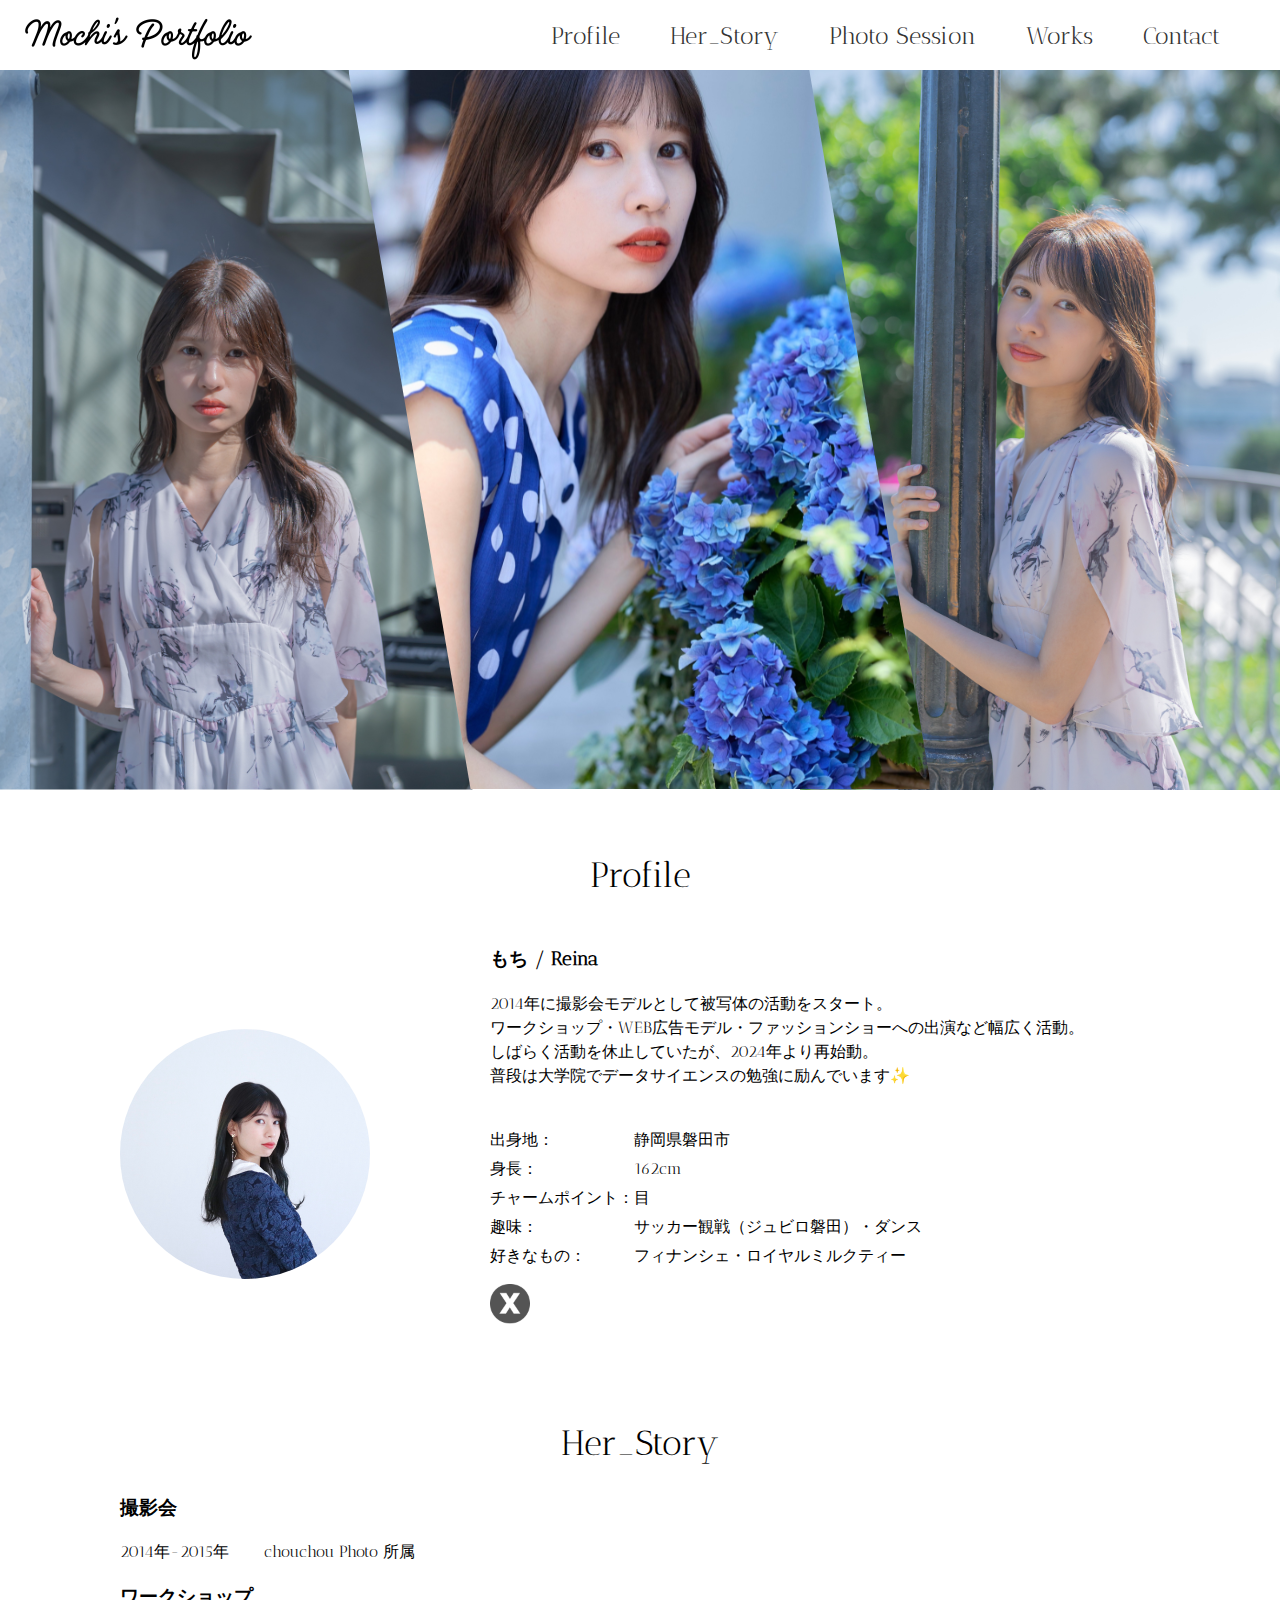
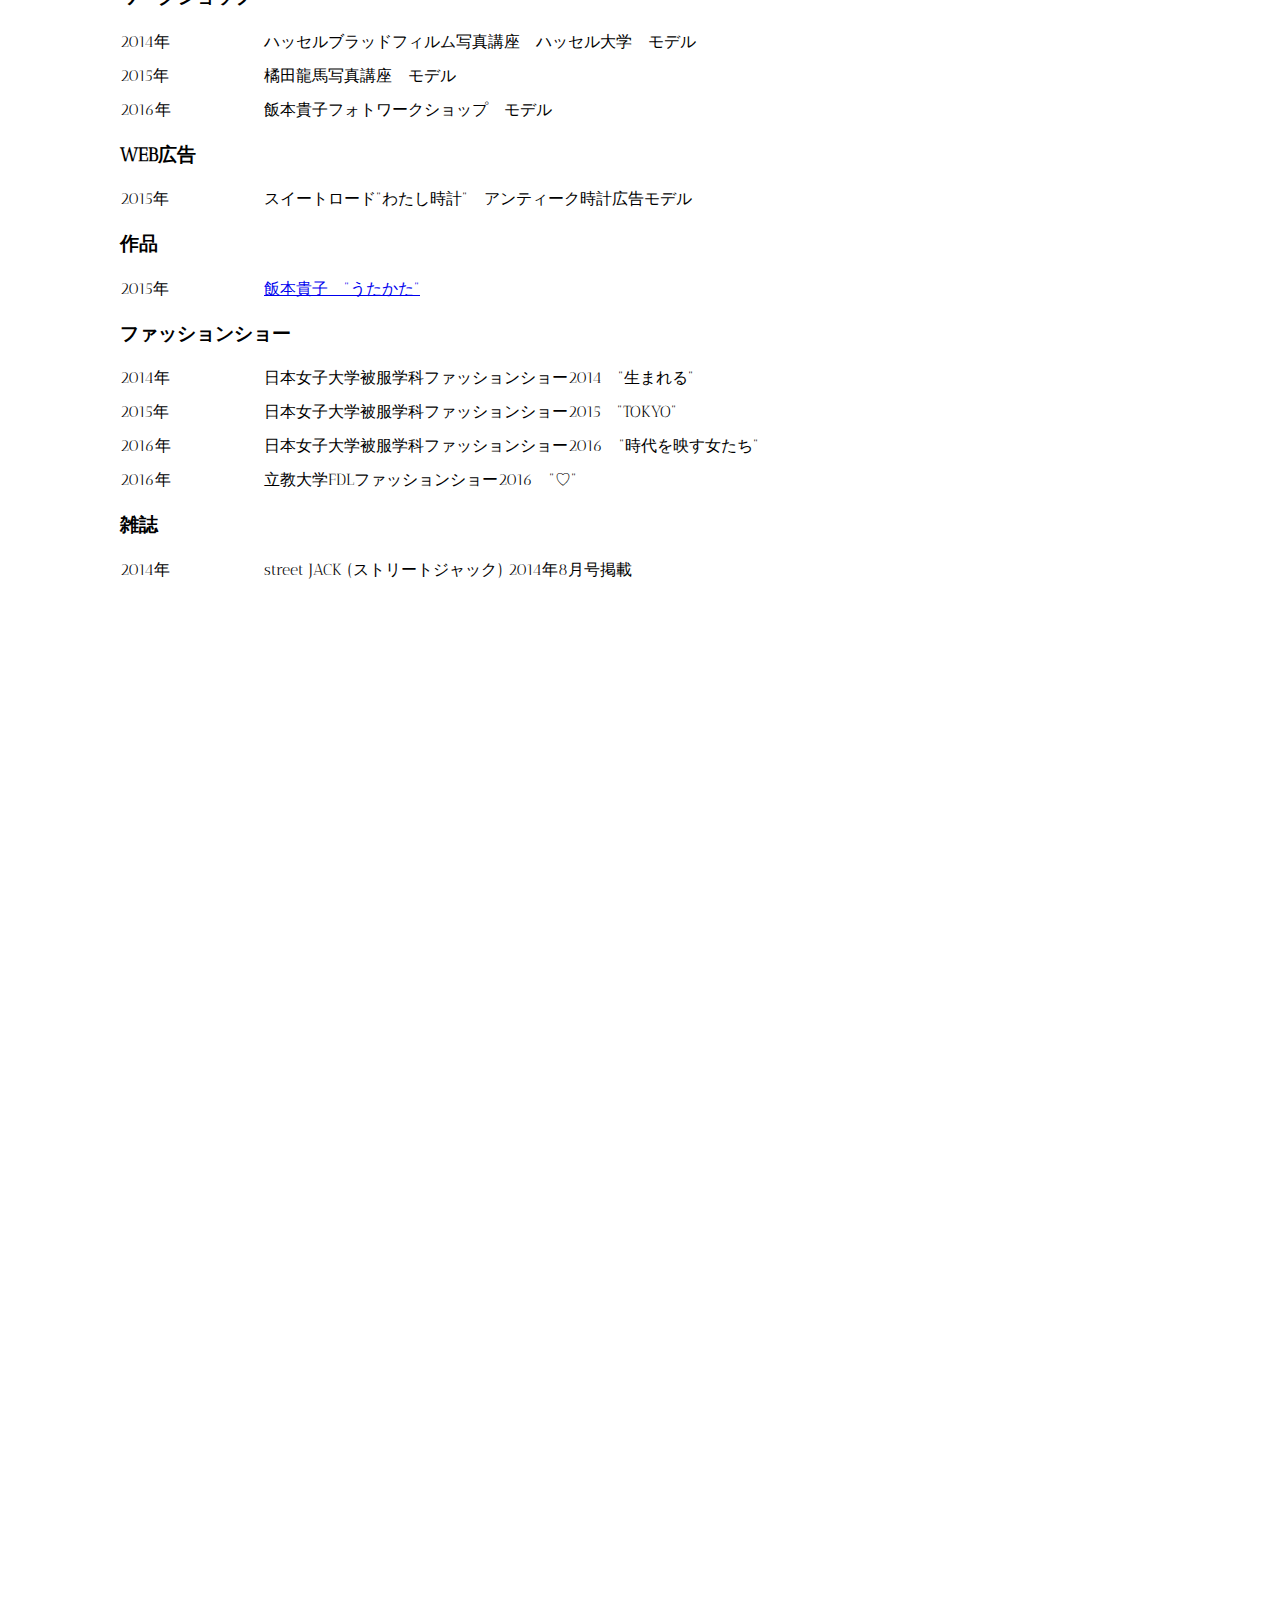
<file: index.html>
<!DOCTYPE html>
<html lang="ja">
<head>
  <meta charset="UTF-8">
  <meta name="viewport" content="width=device-width, initial-scale=1.0">
  <link rel="stylesheet" href="styles.css">
  <link rel="preconnect" href="https://fonts.googleapis.com">
  <link rel="preconnect" href="https://fonts.gstatic.com" crossorigin>
  <link href="https://fonts.googleapis.com/css2?family=Antic+Didone&display=swap" rel="stylesheet">
  <title>Mochi's 22 Portfolio</title>
</head>
<body>
  
  <script src="script.js"></script>

  <header>
    <img src="01_image/01_logo.png" alt="Logo" id="logo">
    <nav>
      <a href="#profile" class="english-text">Profile</a>
      <a href="#history" class="english-text">Her_Story</a>
      <a href="#photosession" class="english-text">Photo Session</a>
      <a href="#work" class="english-text">Works</a>
      <a href="#contact" class="english-text">Contact</a>
    </nav>
  </header>

  <img src="01_image/00_top.png" alt="Header Image" id="header-image">

  <section id="top">
   
  </section>

  <section id="profile" class="profile fade-in">
    <h2 class="english-text">Profile</h2>
    <div class="profile-content">
      <img src="01_image/02_profile.png" alt="Profile Image" class="profile-image">
      <div class="profile-text">
        <h3 class="japanese-text">もち / Reina</h3>
        <p class="japanese-text">2014年に撮影会モデルとして被写体の活動をスタート。<br>
          ワークショップ・WEB広告モデル・ファッションショーへの出演など幅広く活動。<br>
          しばらく活動を休止していたが、2024年より再始動。<br>
          普段は大学院でデータサイエンスの勉強に励んでいます✨<br><br></p>
          <li class="japanese-text"><span class = span>出身地：</span>静岡県磐田市</li>
          <li class="japanese-text"><span class = span>身長：</span>162cm</li>
          <li class="japanese-text"><span class = span>チャームポイント：</span>目</li>
          <li class="japanese-text"><span class = span>趣味：</span>サッカー観戦（ジュビロ磐田）・ダンス</li>
          <li class="japanese-text"><span class = span>好きなもの：</span>フィナンシェ・ロイヤルミルクティー</li>
        <ul class="sns-icons">
         <li><a href="https://twitter.com/mochi_photo_22"><img src="01_image/03_x.png" alt="X"></a></li>
        </ul>
      </div>
    </div>
  </section>

  <section id="history" class="history fade-in">
    <h2 class="english-text">Her_Story</h2>
    <ul class="japanese-text">
      <h3 class="japanese-text">撮影会</h3>
      <li><span class = span>2014年-2015年</span>chouchou Photo 所属</li>
      <h3 class="japanese-text">ワークショップ</h3>
      <li><span class = span>2014年</span>ハッセルブラッドフィルム写真講座　ハッセル大学　モデル</li>
      <li><span class = span>2015年</span>橘田龍馬写真講座　モデル</li>
      <li><span class = span>2016年</span>飯本貴子フォトワークショップ　モデル</li>
      <h3 class="japanese-text">WEB広告</h3>
      <li><span class = span>2015年</span>スイートロード"わたし時計"　アンティーク時計広告モデル</li>
      <h3 class="japanese-text">作品</h3>
      <li><span class = span>2015年</span><a href="https://note.com/tako_iimoto/n/n1e7aea250109">飯本貴子　"うたかた"</a></li>
      <h3 class="japanese-text">ファッションショー</h3>
      <li><span class = span>2014年</span>日本女子大学被服学科ファッションショー2014　"生まれる"</li>
      <li><span class = span>2015年</span>日本女子大学被服学科ファッションショー2015　"TOKYO"</li>
      <li><span class = span>2016年</span>日本女子大学被服学科ファッションショー2016　"時代を映す女たち"</li>
      <li><span class = span>2016年</span>立教大学FDLファッションショー2016　"♡"</li>
      <h3 class="japanese-text">雑誌</h3>
      <li><span class = span>2014年</span>street JACK (ストリートジャック) 2014年8月号掲載</li>
    </ul>
  </section>

  <section id="photosession" class="skills fade-in">
    <h2 class="english-text">Photo Session</h2>
    <div class="skill-container">
     <div class="skill-box">
      <h3 class="japanese-text">随時募集 [女性限定]</h3>
      <ul class="japanese-text">
        <li>屋外私服ポートレートです。</li>
        <li>撮影していただける女性写真家さんを随時募集しています◎</li>
        <li>ご希望の場合はスタジオ撮影も承りますが、</li>
        <li>費用については写真家さん側でご負担願います。</li>
        <li>---------------------------------------------------</li>
        <li><span class="span">応募方法：</span>XのリプライorDMからご連絡ください</li>
        <li><span class="span">費用：</span>双方無償</li>
        <li><span class="span">SNS掲載：</span>OK</li>
        <li><span class="span">場所：</span>東京近郊でご希望の場所</li>
        <li>---------------------------------------------------</li>
        </li>
      </ul>
     </div>
  
     <div class="skill-box">
      <h3 class="japanese-text">不定期募集</h3>
      <ul class="japanese-text">
        <li>Xにて不定期で撮影していただける方を募集します。</li>
        <li>こちらは男女問いません。</li>
        <li>屋外私服ポートレートのみになります。</li>
        <li>※募集投稿をしたタイミングのみの受付です。</li>
        <li>---------------------------------------------------</li>
        <li><span class="span">応募方法：</span>XのリプライorDMからご連絡ください</li>
        <li><span class="span">費用：</span>双方無償 ※今後変更となる可能性あり</li>
        <li><span class="span">SNS掲載：</span>OK</li>
        <li><span class="span">場所：</span>東京近郊でモデルが指定します</li>
        <li>---------------------------------------------------</li>
        </li>
      </ul>
     </div>
     
    </div>
    <ul class="japanese-text">
      <h3 class="japanese-text">規約 ※必ずご確認ください。</h3>
      <li>過度な露出の衣装の依頼や、接写、ローアングルでの撮影はご遠慮ください。<br></li>
      <li>ルール違反が見受けられる場合は、次回以降ご依頼をお受けいたしません。<br></li>
      <li>撮影した写真の公開については、SNS等の無料サイトのみといたします。<br></li>
      <li>写真展への出展や雑誌投稿等については、事前にモデルまでご連絡ください。<br></li>
      <li>撮影して頂いた写真はモデルのSNSやこちらのポートフォリオへ掲載いたします。<br></li>
    </ul>
  </section>

  <section id="work" class="work fade-in">
    <h2 class="english-text">Works</h2>
    <div class="work-container">
      <div class="work-item">
        <li><a href="02_work/work_01.html"><img src="02_work/01/01.JPG" alt="Story#1"></a></li>
        <h3 class="english-text">Story#1 Re:Start</h3>
        <p class="japanese-text">#室内ポートレート #再始動 #202403</p>
      </div>
      <div class="work-item">
        <li><a href="02_work/work_02.html"><img src="02_work/02/01.jpg" alt="Story#2"></a></li>
        <h3 class="english-text">Story#2 Daikanyama</h3>
        <p class="japanese-text">#街歩きポートレート #代官山 #Elegant #202405</br></p>
      </div>
      <div class="work-item">
        <li><a href="02_work/work_03.html"><img src="02_work/03/01.jpg" alt="Story#3"></a></li>
        <h3 class="english-text">Story#3 Omotesando</h3>
        <p class="japanese-text">#街歩きポートレート #表参道 #Retro #202405</br></p>
      </div>
    </div>
  </section>

  <section id="contact" class="contact fade-in">
    <h2 class="english-text">Contact</h2>
    <p class="japanese-text">サロンモデル・被写体・WEB広告モデルなどのご依頼は、XのDMからお願いいたします◎
    </a></p>
    <ul class="dm-icons">
      <li><a href="https://twitter.com/mochi_photo_22"><img src="01_image\05_mail.png" alt="X"></a></li>
    </ul>
  </section>

  <div id="topBtn">
    <img src="01_image/06_backtotop.png" alt="Top Button">
  </div>

  <html id="top">
  
</body>
</html>
</file>
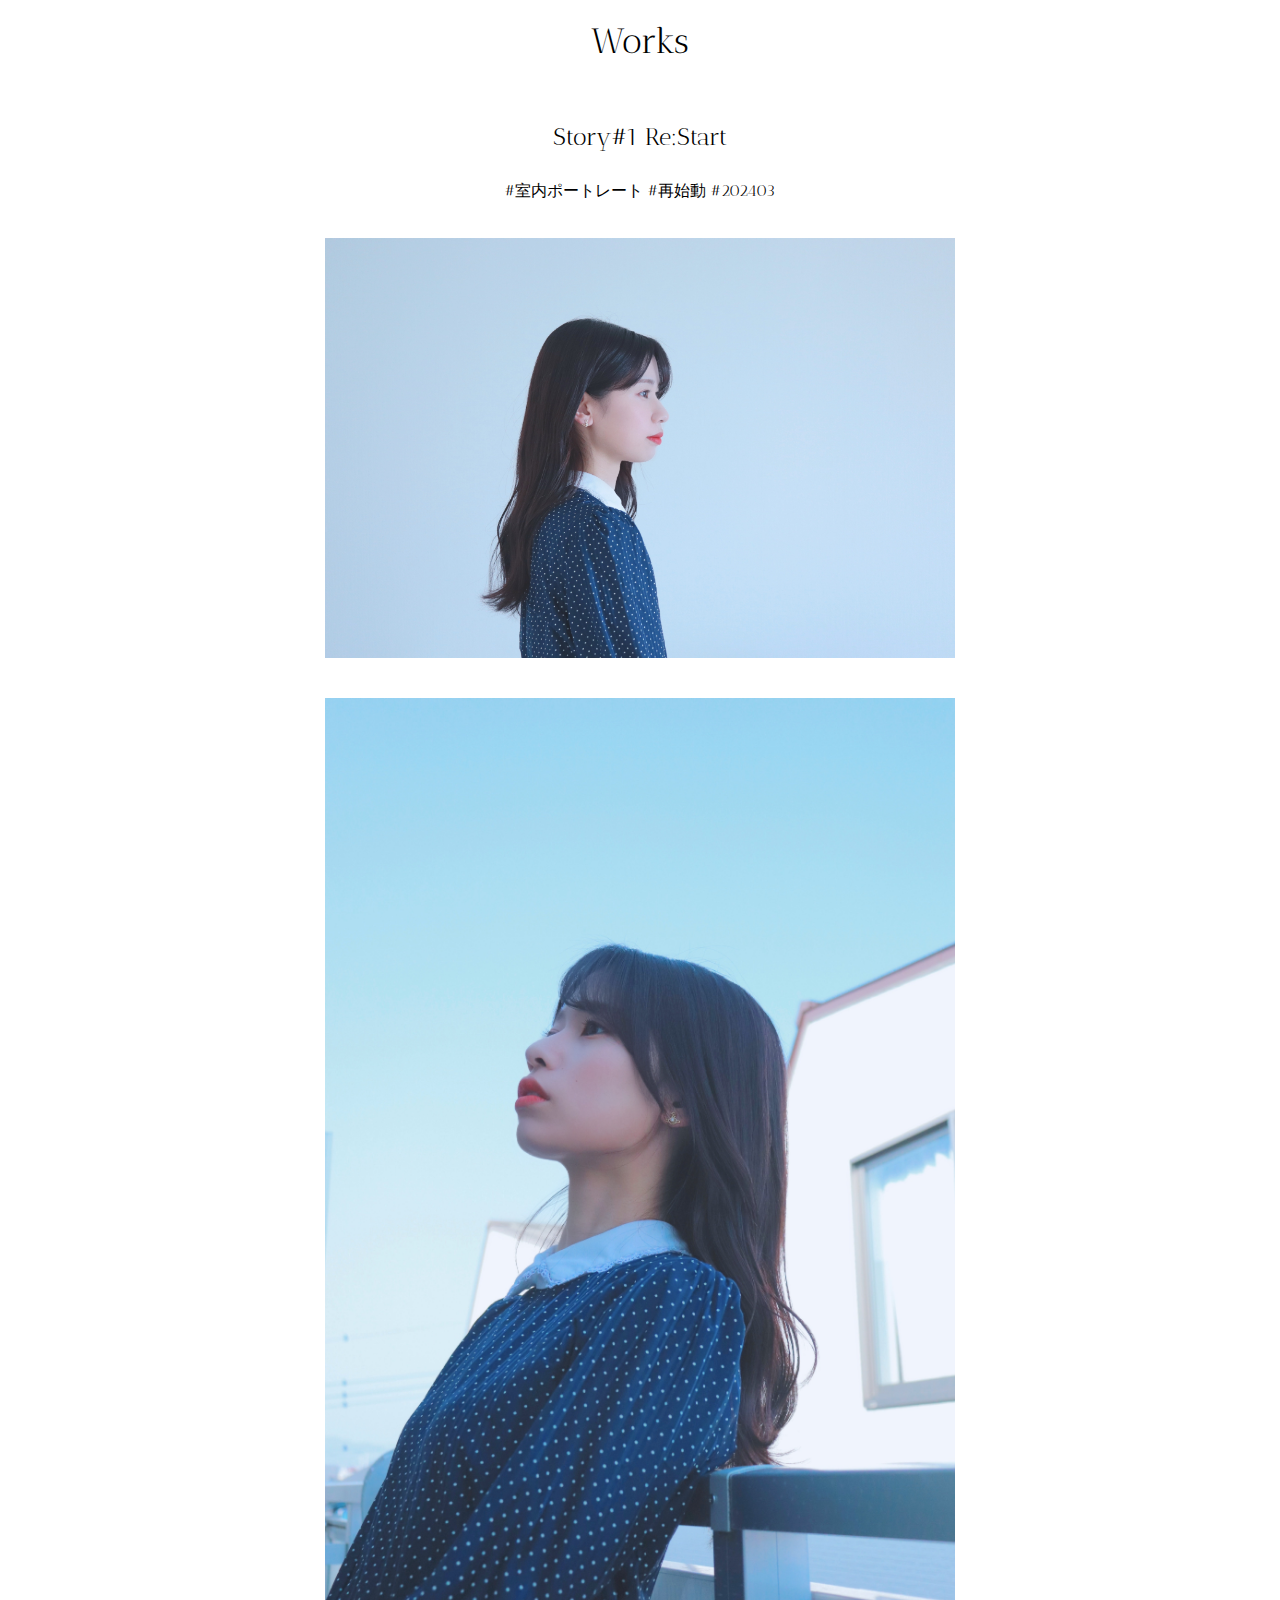
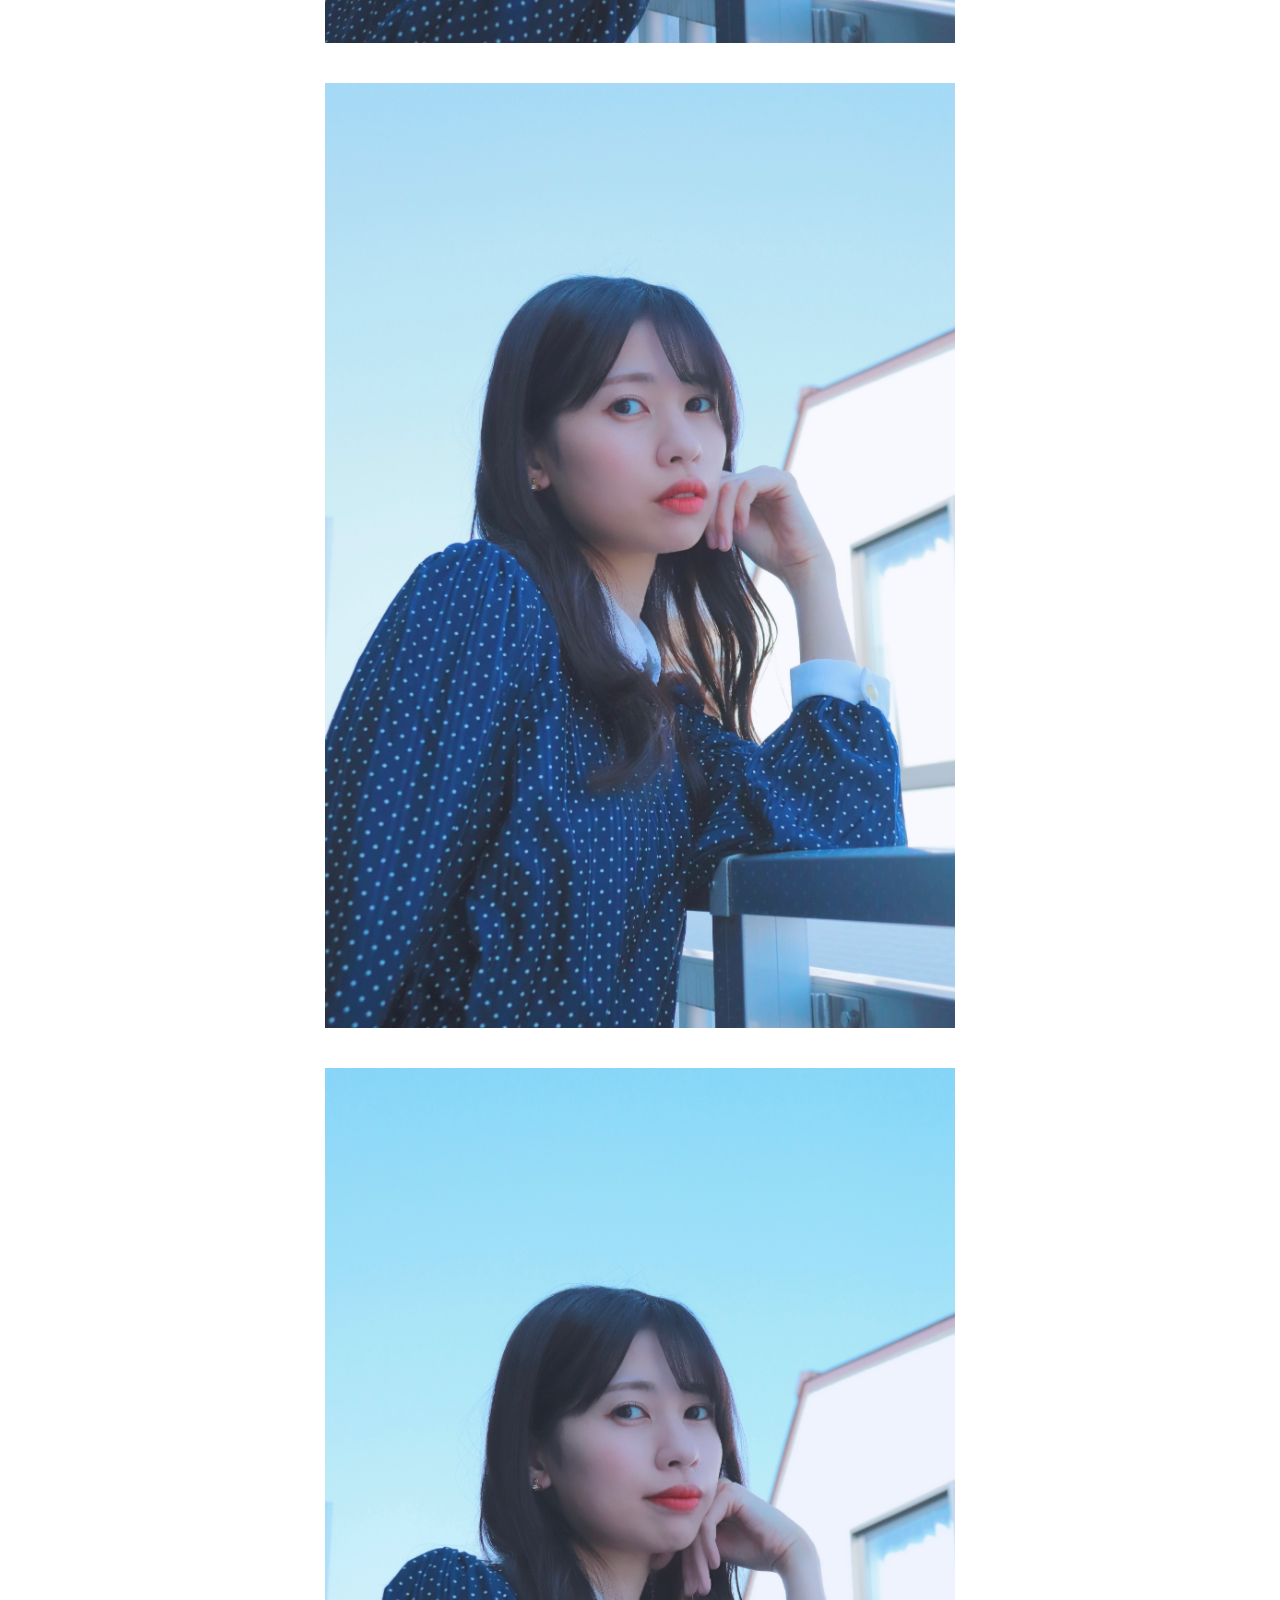
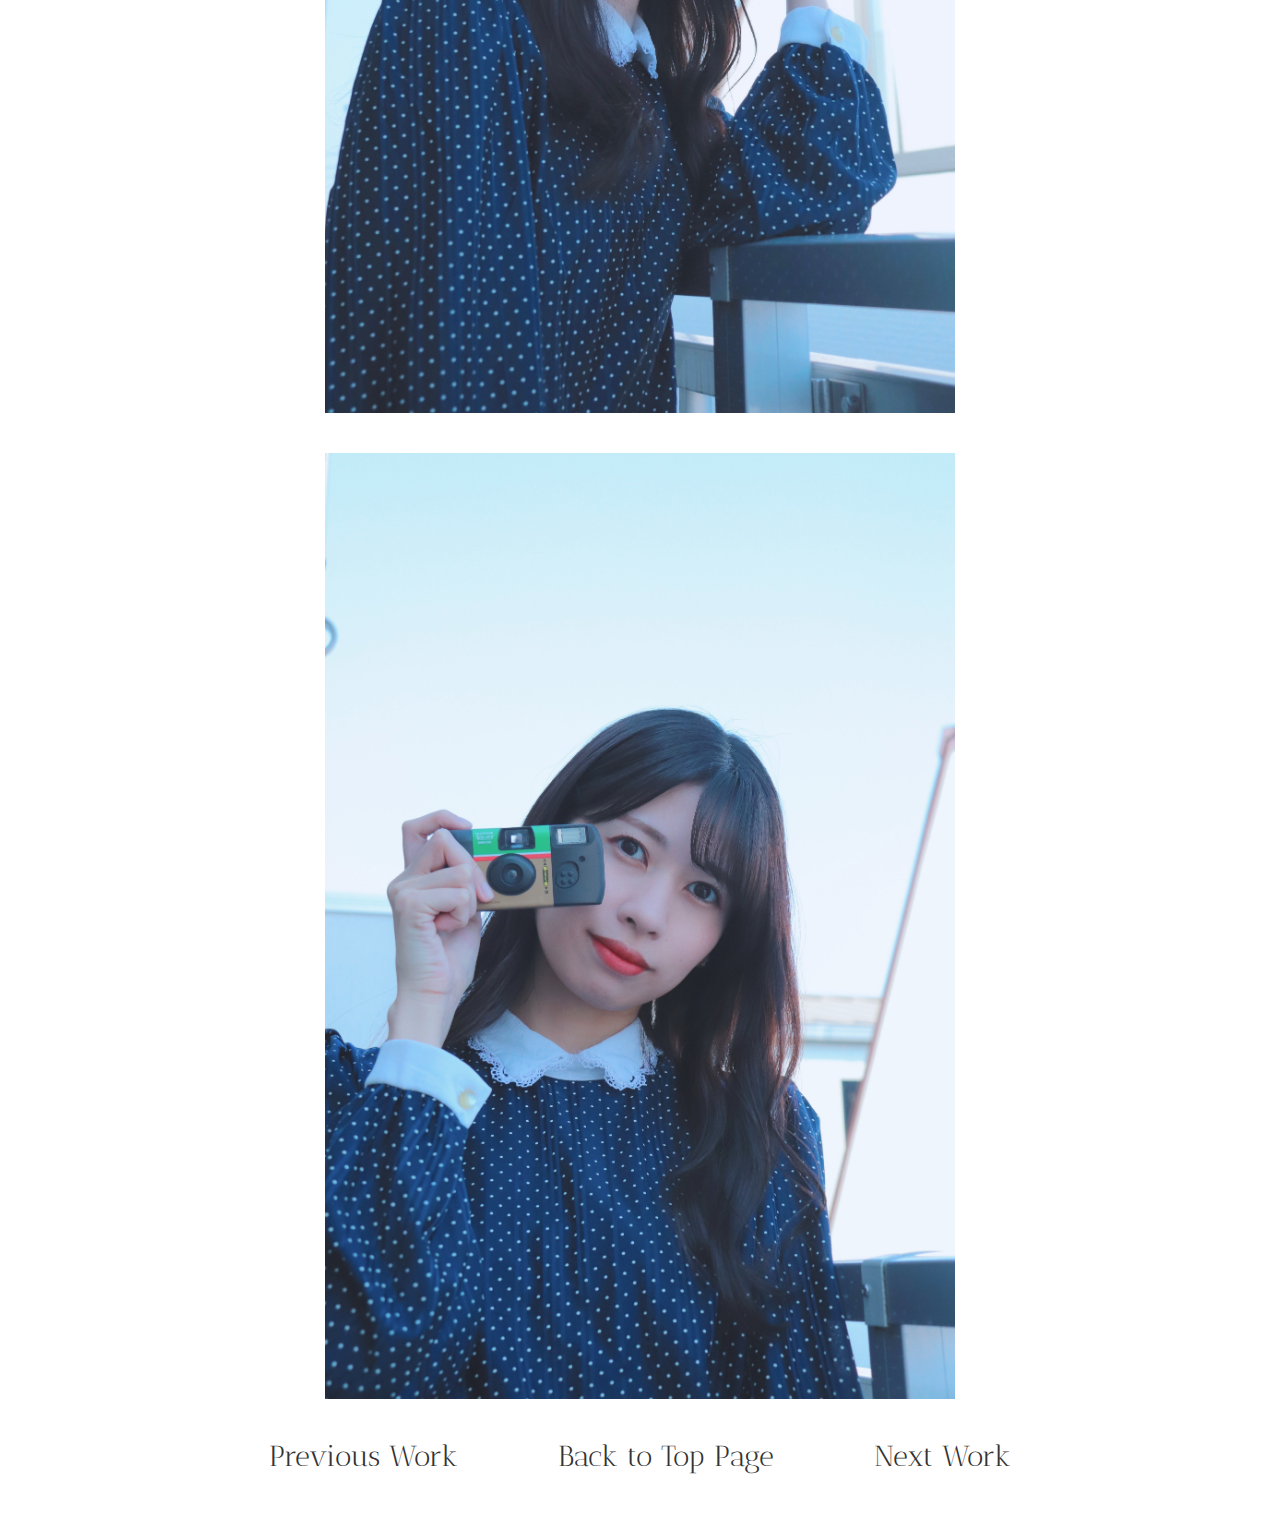
<file: 02_work/work_01.html>
<!DOCTYPE html>
<html lang="ja">
<head>
  <meta charset="UTF-8">
  <meta name="viewport" content="width=device-width, initial-scale=1.0">
  <link rel="stylesheet" href="styles.css">
  <link rel="preconnect" href="https://fonts.googleapis.com">
  <link rel="preconnect" href="https://fonts.gstatic.com" crossorigin>
  <link href="https://fonts.googleapis.com/css2?family=Antic+Didone&display=swap" rel="stylesheet">
  <title>Works</title>
</head>
<body>
  
  <script src="script.js"></script>

  <header>
    <section id="work" class="work fade-in">
      <h2 class="english-text">Works</h2>
    </section>
  </header>

  <section id="title" class="title fade-in">
    <h2 class="japanese-text">Story#1 Re:Start</h2>
    <ul class="japanese-text">
      <li>#室内ポートレート #再始動 #202403</li>
    </ul>
  </section>
  
  <section id="img" class="img fade-in">
   <img src="01/01.JPG" alt="01" id="photo">
  </section>

  <section id="img" class="img fade-in">
    <img src="01/02.JPG" alt="02" id="photo">
   </section>
  
  <section id="img" class="img fade-in">
    <img src="01/03.JPG" alt="03" id="photo">
  </section>

  <section id="img" class="img fade-in">
    <img src="01/04.JPG" alt="04" id="photo">
  </section>
  
  <section id="img" class="img fade-in">
    <img src="01/05.JPG" alt="05" id="photo">
  </section>

  <section id="menu" class="menu fade-in">
   <nav>
    <a href="../index.html" class="english-text"> Previous Work</a>
    <a href="../index.html" class="english-text">Back to Top Page</a>
    <a href="work_02.html" class="english-text">   Next Work</a>
   </nav>
  </section>
  
</body>
</html>
</file>
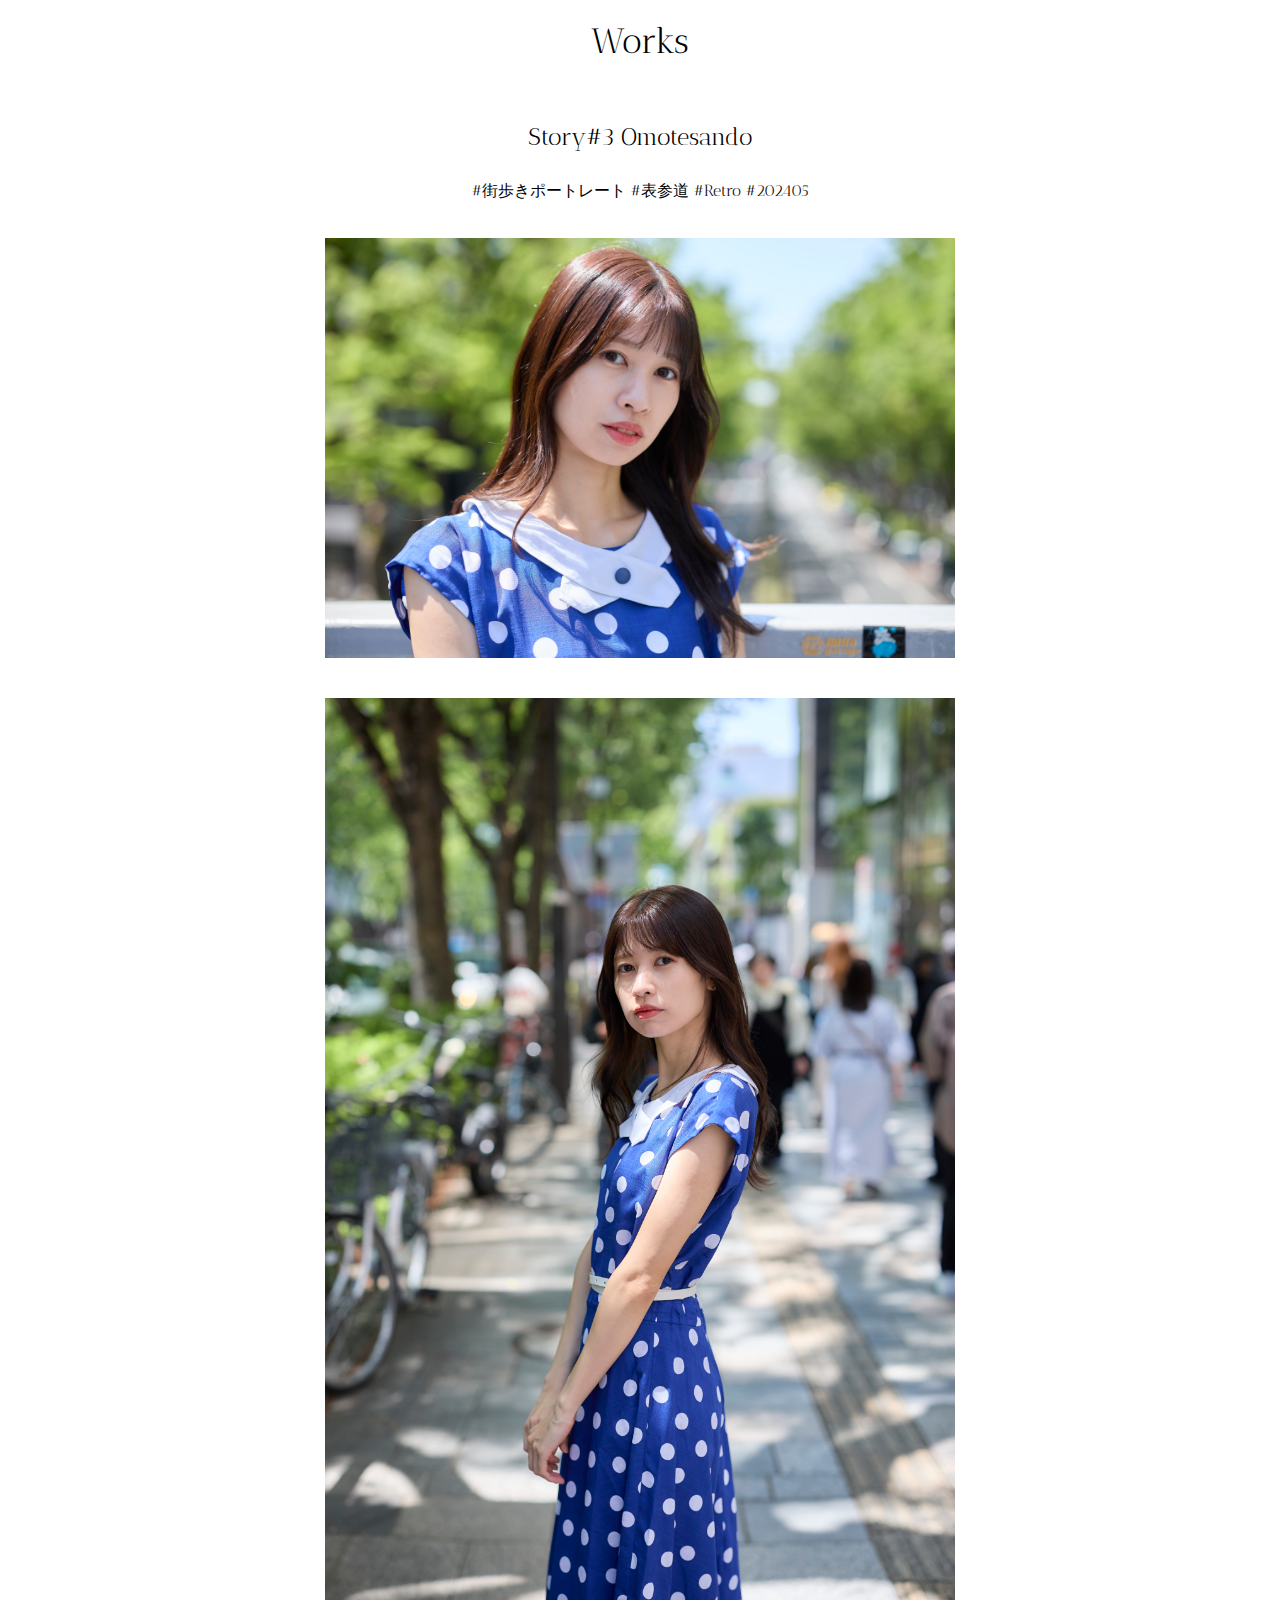
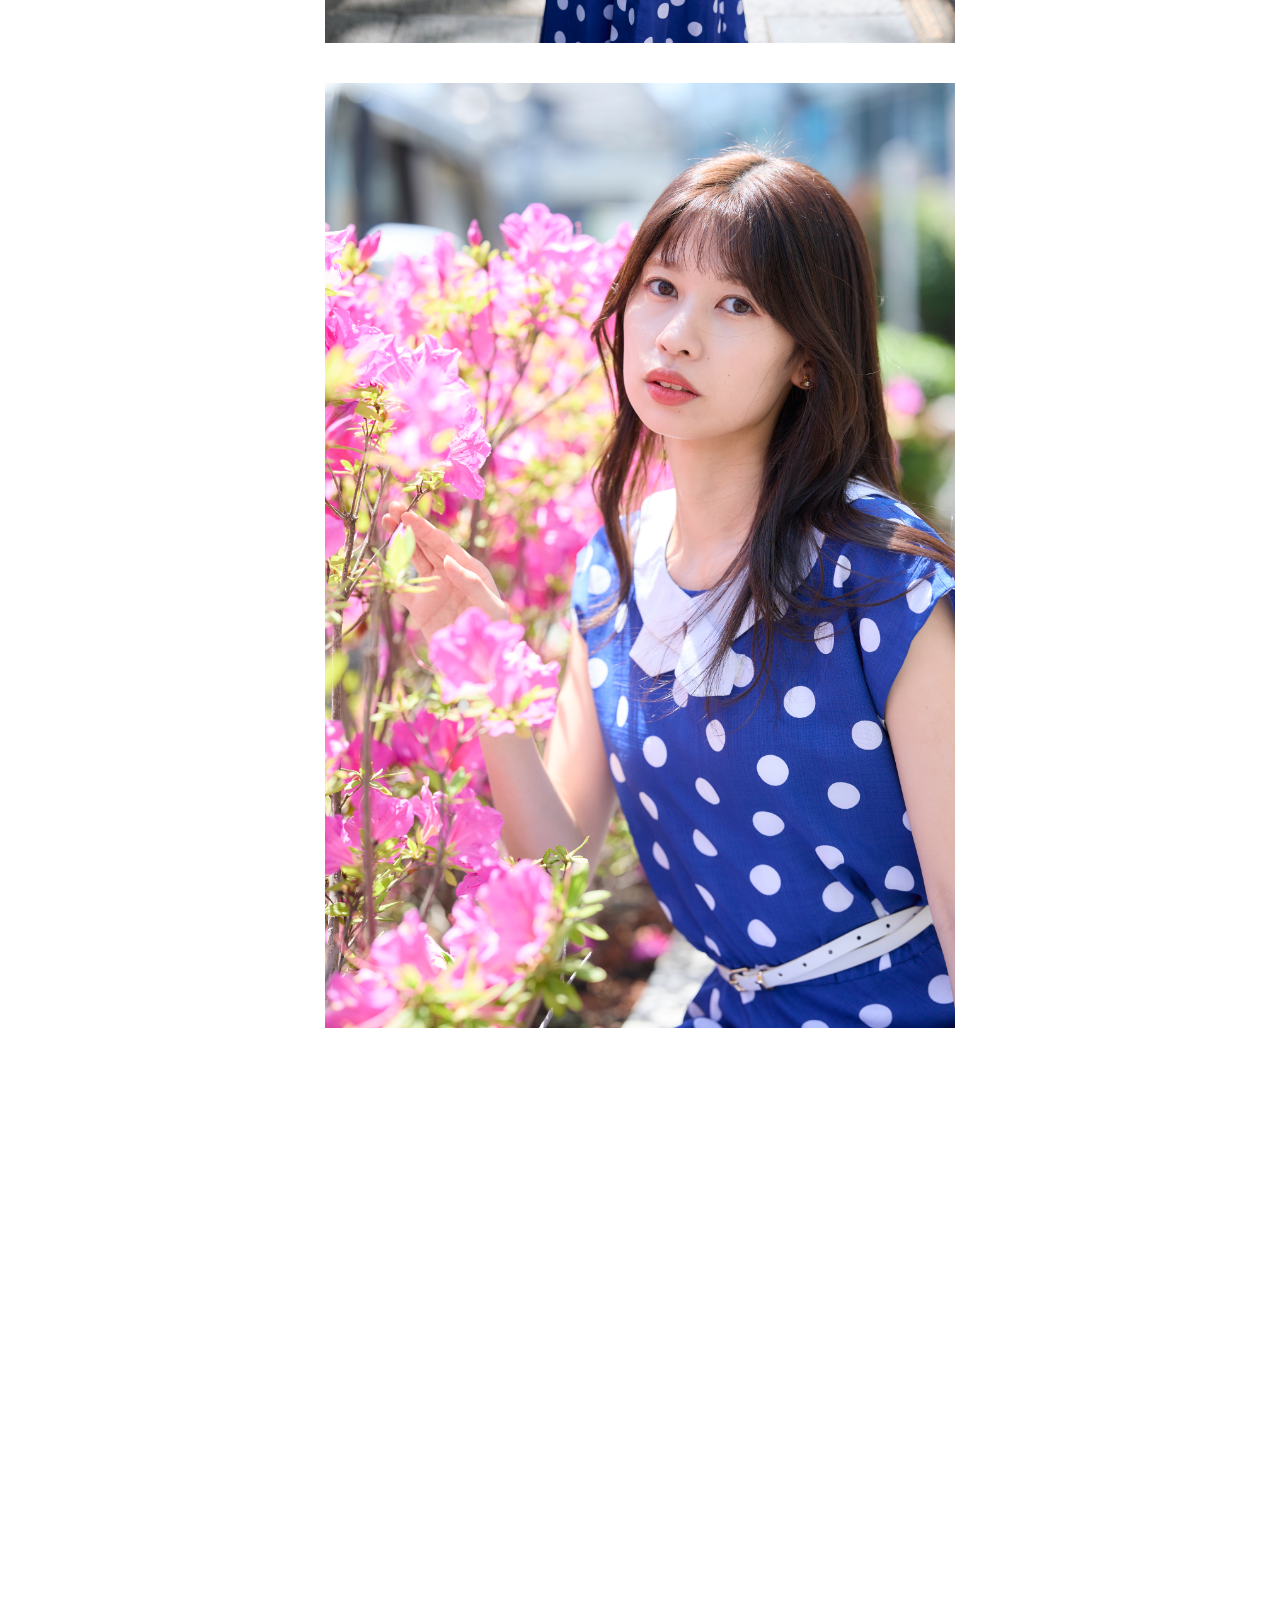
<file: 02_work/work_03.html>
<!DOCTYPE html>
<html lang="ja">
<head>
  <meta charset="UTF-8">
  <meta name="viewport" content="width=device-width, initial-scale=1.0">
  <link rel="stylesheet" href="styles.css">
  <link rel="preconnect" href="https://fonts.googleapis.com">
  <link rel="preconnect" href="https://fonts.gstatic.com" crossorigin>
  <link href="https://fonts.googleapis.com/css2?family=Antic+Didone&display=swap" rel="stylesheet">
  <title>Works</title>
</head>
<body>
  
  <script src="script.js"></script>

  <header>
    <section id="work" class="work fade-in">
      <h2 class="english-text">Works</h2>
    </section>
  </header>

  <section id="title" class="title fade-in">
    <h2 class="japanese-text">Story#3 Omotesando</h2>
    <ul class="japanese-text">
      <li>#街歩きポートレート #表参道 #Retro #202405</li>
    </ul>
  </section>
  
  <section id="img" class="img fade-in">
   <img src="03/01.jpg" alt="01" id="photo">
  </section>

  <section id="img" class="img fade-in">
    <img src="03/02.jpg" alt="02" id="photo">
   </section>
  
  <section id="img" class="img fade-in">
    <img src="03/03.jpg" alt="03" id="photo">
  </section>
  
  <section id="img" class="img fade-in">
    <img src="03/04.jpg" alt="04" id="photo">
   </section>
  
   <section id="img" class="img fade-in">
    <img src="03/05.jpg" alt="05" id="photo">
   </section>

  <section id="detail" class="detail fade-in">
    <ul class="japanese-text">
      <li>Photo by まーさん</li> 
    </ul>
  </section>
 
  <section id="menu" class="menu fade-in">
   <nav>
    <a href="work_02.html" class="english-text"> Previous Work</a>
    <a href="../index.html" class="english-text">Back to Top Page</a>
    <a href="../index.html" class="english-text">   Next Work</a>
   </nav>
  </section>
  
</body>
</html>
</file>
<file: styles.css>
/* フォントファミリーに 'Antic Didone' を指定 */
body, .english-text {
  font-family: "Antic Didone", serif;
  margin: 0;
  padding: 0;
}

/* 日本語のテキストには 'BIZ UDPゴシック' を追加指定 */
.japanese-text {
  font-family: "BIZ UDPゴシック","Hiragino Sans W3", "Hiragino Kaku Gothic ProN", "ヒラギノ角ゴ ProN W3", "メイリオ", Meiryo, "ＭＳ Ｐゴシック", "MS PGothic", "Antic Didone", serif;
}

header {
  display: flex;
  justify-content: space-between;
  align-items: center;
  background-color: #FFFFFF;
  padding: 10px;
}

#logo {
  max-width: 250px; /* ロゴの最大幅を指定 */
}

nav {
  display: flex;
}

nav a {
  text-decoration: none;
  color:#333;
  margin-right: 50px !important;
  font-size: 1.5em;
}

#header-image {
  width: 100%;
  height: auto;
}

/* 以下はポートフォリオのスタイル */
section {
  padding: 20px;
}

img {
  width: 100%;
  height: auto;
}

.profile h2 {
  text-align: center;
  margin-bottom: 30px;
  font-weight: normal;
  font-size: 2.2em;
}

.profile-content {
  display: flex;
  align-items: center; /* 垂直方向の中央寄せ */
  margin-left: 100px;
}

.profile-image {
  border-radius: 50%;
  max-width: 250px;
  margin-right: 20px; /* プロフィール画像とテキストの間の隙間 */
}

.profile-text {
  flex-grow: 1; /* 残りのスペースを占有 */
  line-height: 1.5;
  margin-left: 100px;
  margin-bottom: 30px;
}

.profile-text li{
  line-height: 1.5;
  margin-bottom: 5px;
  list-style-type: none;
}

.profile-text span{
  display: inline-block;
  width:9em;
}

.sns-icons {
  list-style-type: none;
  padding: 0;
  text-align: left;
}

.sns-icons li {
  display: inline-block;
  margin-right: 10px;
}

.sns-icons img {
  width: 40px;
  height: auto;
}

.contact h2 {
  text-align: center;
  margin-top: 20px;
  font-weight: normal;
  font-size: 2.2em;
}

.contact p {
  text-align: center;
  margin-top: 20px;
  font-weight: normal;
}

.dm-icons {
  list-style-type: none;
  padding: 0;
  text-align: center;
}

.dm-icons li {
  display: inline-block;
  margin-right: 10px;
}

.dm-icons img {
  width: 170px;
  height: auto;
}


.history h2 {
  text-align: center;
  margin-bottom: 30px;
  font-weight: normal;
  font-size: 2.2em;
}

.history ul {
  text-align: left;
  list-style-type: none;
  margin-left: 100px;
  padding: 0;
  line-height: 1.5;
}

.history li {
  margin-bottom: 10px;
}

.history span{
  display: inline-block;
  width:9em;
}



.skills h2 {
  text-align: center;
  margin-bottom: 30px;
  font-weight: normal;
  font-size: 2.2em;
}

.skills h3 {
  text-align: center;
  margin-bottom: 20px;
  font-weight: normal;
}

.skills p{
  text-align: left;
  margin-bottom: 5px;
  margin-left: 1%;
}

.skills li{
  text-align: left;
  margin-bottom: 10px;
  list-style-type: none;
}

.skill-container {
  display: flex;
  justify-content: space-around;
}

.skill-box {
  border: 2px solid #d3d3d3;
  padding: 15px;
  text-align: left;
  width: 40%;
  margin-bottom: 20px;
  display: flex; 
  flex-direction: column; 
  align-items: center; 
  margin-left: 0;
}

.skill-box ul {
  text-align: left;
  list-style-type: none;
  padding: 0;
}

.skill-box li {
  margin-bottom: 10px;
}

.skills span{
  display: inline-block;
  width:7em;
}
.work-container {
  display: flex;
  justify-content: space-between;
  flex-wrap: wrap;
  list-style: none;
}

.work-item {
  width: calc(32% - 20px); /* 3つ横に並べるために幅を調整 */
  margin-bottom: 20px;
}

.work-item img {
  width: 100%;
  height: auto;
  border: none;
}

.work-item h3 {
  margin-top: 10px;
}

.work-item p {
  font-size: 0.9em;
  line-height: 1.5;
}

.work h2 {
  text-align: center;
  margin-bottom: 30px;
  font-weight: normal;
  font-size: 2.2em;
}



#topBtn {
  position: fixed;
  bottom: 20px;
  right: 20px;
  display: none;
  cursor: pointer;
}

#topBtn img {
  width: 70px; /* ボタンの幅を適切なサイズに調整 */
  height: 70px; /* ボタンの高さを適切なサイズに調整 */
}

/* ページ上部にスクロールされたらボタンを表示する */
body.scrolled #topBtn {
  display: block;
}

/* 初期状態で非表示 */
.fade-in {
  opacity: 0;
  transform: translateY(20px);
  transition: opacity 1.0s ease, transform 1.0s ease;
}

/* スクロールすると表示 */
.fade-in.is-visible {
  opacity: 1;
  transform: translateY(0);
}

/* メディアクエリ: ディスプレイの幅が480px以下の場合 */
@media screen and (max-width: 480px) {
  header {
    justify-content: center; /* ヘッダー内の要素を中央寄せ */
  }

  nav {
    display: none; /* メニュー非表示 */
  }

  .profile-content {
    flex-direction: column; /* プロフィール画像とテキストを縦に並べる */
    align-items: center; /* 中央寄せ */
    margin-left: 0;
  }

  .profile-image {
    margin-right: 0; /* 間隙間なし */
    max-width: 50%;
  }

  .skills .skill-container,
  .work-container {
    padding: 0px !important;
    flex-direction: column; /* 横並びから縦並びに変更 */
    align-items: center; /* 中央寄せ */
  }

  .skill-box {
    width: 95%;
  }
  
  .skills li {
    text-align: left;
    padding: 0 !important;
  }

  .work-item {
    width: 100%; /* 幅を100%に設定 */
  }

  .history span,
  .reserch span{
    display: block; /* ブロック要素に変更 */
    width: auto; /* 幅を自動調整 */
  }

  .profile-text {
    margin-left: 0%;
    margin-top: 10%;
  }

  .japanese-text,
  .history ul,
  .reserch ul,
  body {
    font-size: 0.9em;
    margin-left: 0%; /* 全体的に文字サイズを小さく */
  }

  #topBtn img {
    width: 40px; /* ボタンの幅を小さく調整 */
    height: 40px; /* ボタンの高さを小さく調整 */
  }
}
</file>
<file: 02_work/styles.css>
/* フォントファミリーに 'Antic Didone' を指定 */
body, .english-text {
  font-family: "Antic Didone", serif;
  margin: 0;
  padding: 0;
}

/* 日本語のテキストには 'BIZ UDPゴシック' を追加指定 */
.japanese-text {
  font-family: "BIZ UDPゴシック","Hiragino Sans W3", "Hiragino Kaku Gothic ProN", "ヒラギノ角ゴ ProN W3", "メイリオ", Meiryo, "ＭＳ Ｐゴシック", "MS PGothic", "Antic Didone", serif;
}

header {
  justify-content: space-between;
  align-items: center;
  background-color: #FFFFFF;
  padding: 10px;
}

.work h2 {
  text-align: center;
  margin-bottom: 10px;
  font-weight: normal;
  font-size: 2.2em;
}

/* 以下はポートフォリオのスタイル */
section {
  padding: 10px;
}

.title h2 {
  text-align: center;
  margin-bottom: 30px;
  font-weight: normal;
  font-size: 1.5em;
}

.title ul {
  text-align: center;
  list-style-type: none;
  padding: 0;
}

img {
  width: 50%;
  height: auto;
  text-align: center;
}

#photo {
  display: block; /* インライン要素からブロック要素に変更 */
  margin: auto; /* 自動的に中央に配置 */
  margin-bottom: 20px;
}

.text ul {
  text-align: center;
  list-style-type: none;
  padding: 0;
  line-height: 1.5;
}

.detail h2 {
  text-align: center;
  margin-bottom: 20px;
  font-weight: normal;
  font-size: 1.3em;
}

.detail ul {
  text-align: center;
  list-style-type: none;
  padding: 0;
  line-height: 1.5;
}

nav {
  display: flex;
  justify-content: center;
  margin-bottom: 50px;
}

nav a {
  text-decoration: none;
  color: #333;
  margin-right: 50px !important;
  margin-left: 50px !important;
  font-size: 1.8em;
  align-items: center;
}

/* 初期状態で非表示 */
.fade-in {
  opacity: 0;
  transform: translateY(20px);
  transition: opacity 1.0s ease, transform 1.0s ease;
}

/* スクロールすると表示 */
.fade-in.is-visible {
  opacity: 1;
  transform: translateY(0);
}

/* メディアクエリ: ディスプレイの幅が480px以下の場合 */
@media screen and (max-width: 480px) {
  body, .english-text {
    font-size: 0.9em; /* 全体的に文字サイズを小さく */
  }

  header {
    padding: 5px; /* ヘッダーのパディングを小さく */
  }

  .work h2,
  .title h2{
    font-size: 1.8em; /* 見出しのフォントサイズを調整 */
    margin-bottom: 5px; /* マージンを小さく */
  }

  .title h2,
  .detail h2 {
    font-size: 1.2em;
  }
  section {
    padding: 5px; /* セクションのパディングを小さく */
  }

  .text ul {
    margin-left: 20px; /* 左マージンを調整 */
    margin-right: 20px;
    font-size: 0.9em;
    text-align: left;
  }

  .title ul,
  .detail ul {
    margin-left: 20px; /* 左マージンを調整 */
    margin-right: 20px;
    font-size: 0.9em;
  }

  img {
    width: 90%; /* 画像の幅を100%に調整 */
  }

  #dashbord {
    display: block;
    margin: auto;
  }

  nav {
    flex-direction: row; /* ナビゲーションを横に配置 */
    justify-content: center; /* 中央寄せ */
    align-items: center;
    margin-bottom: 20px; /* マージンを小さく */
  }

  nav a {
    margin-right: 20px !important; /* 右マージンを追加 */
    margin-left: 20px !important; /* 左マージンを追加 */
    font-size: 2.5em; /* ナビゲーションのフォントサイズを調整 */
  }
}

  .fade-in,
  .fade-in.is-visible {
    transform: none; /* スクロール時の変化を削除 */
  }
</file>
